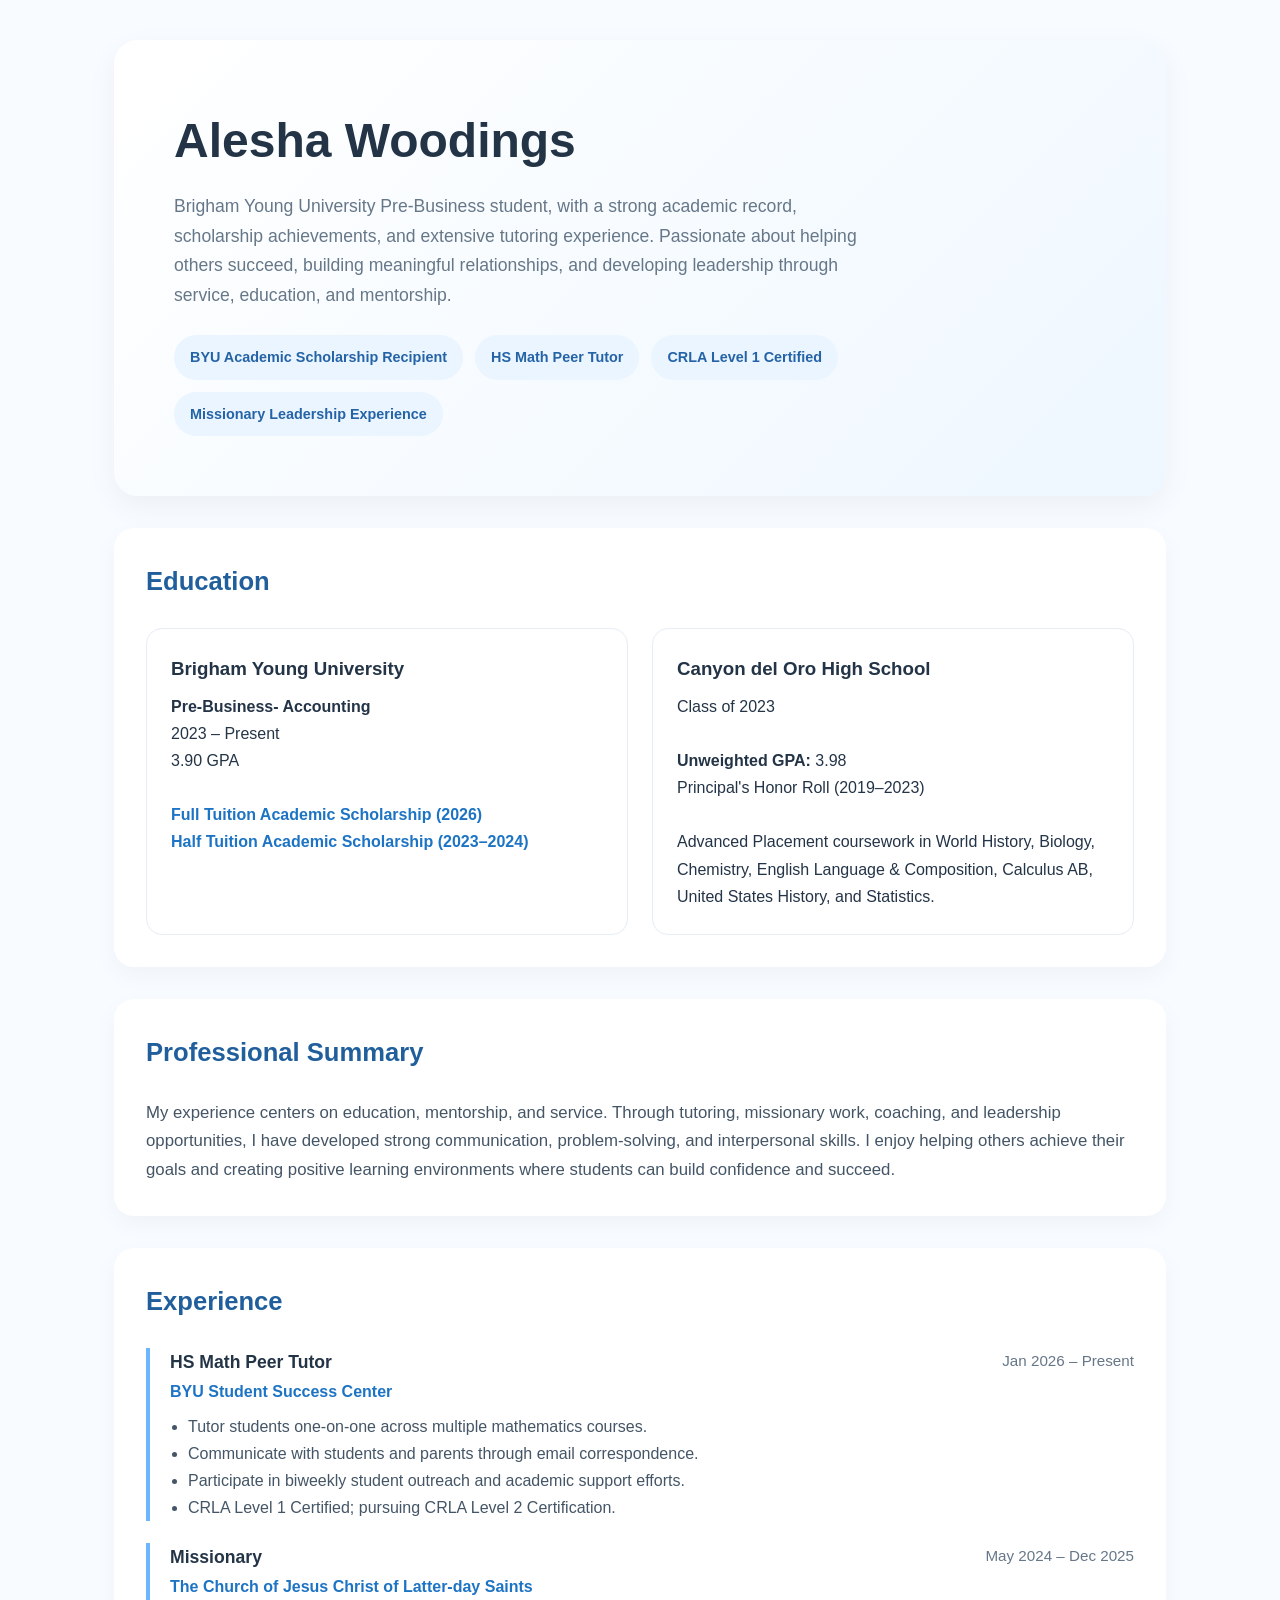
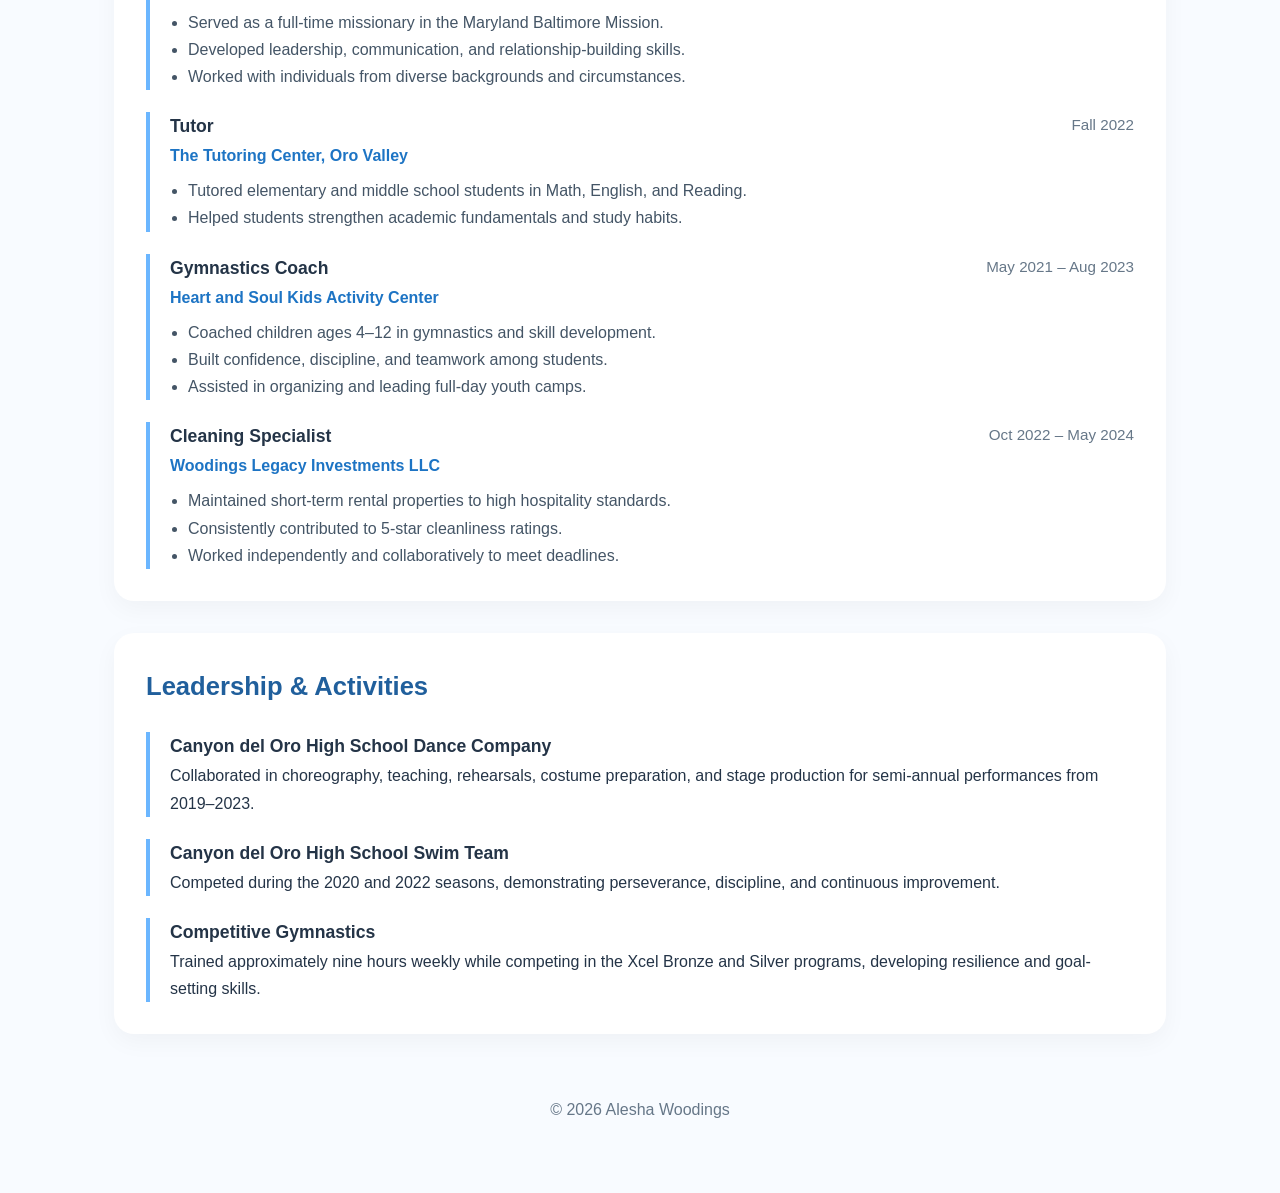
<file: pages/resume.html>
<!DOCTYPE html>
<html lang="en">
<head>
<meta charset="UTF-8">
<meta name="viewport" content="width=device-width, initial-scale=1.0">
<title>Alesha Woodings | Resume</title>

<style>
:root{
    --primary:#6bb6ff;
    --primary-light:#eaf5ff;
    --text:#243447;
    --muted:#667788;
    --border:#e5edf5;
    --background:#f8fbff;
    --white:#ffffff;
}

*{
    margin:0;
    padding:0;
    box-sizing:border-box;
}

body{
    font-family: "Segoe UI", Arial, sans-serif;
    background:var(--background);
    color:var(--text);
    line-height:1.7;
}

.container{
    max-width:1100px;
    margin:auto;
    padding:40px 24px;
}

.hero{
    background:linear-gradient(135deg, #ffffff, #eef7ff);
    border-radius:24px;
    padding:60px;
    margin-bottom:32px;
    box-shadow:0 10px 30px rgba(0,0,0,.05);
}

.hero h1{
    font-size:3rem;
    font-weight:700;
    margin-bottom:10px;
}

.hero p{
    font-size:1.1rem;
    color:var(--muted);
    max-width:700px;
}

.badges{
    display:flex;
    flex-wrap:wrap;
    gap:12px;
    margin-top:24px;
}

.badge{
    background:var(--primary-light);
    color:#2563a7;
    padding:10px 16px;
    border-radius:999px;
    font-weight:600;
    font-size:.9rem;
}

.section{
    margin-bottom:32px;
}

.card{
    background:var(--white);
    border-radius:20px;
    padding:32px;
    box-shadow:0 8px 25px rgba(0,0,0,.04);
}

.section-title{
    font-size:1.6rem;
    margin-bottom:24px;
    color:#205f9c;
}

.education-grid{
    display:grid;
    grid-template-columns:1fr 1fr;
    gap:24px;
}

.education-item{
    border:1px solid var(--border);
    border-radius:16px;
    padding:24px;
}

.education-item h3{
    margin-bottom:8px;
}

.highlight{
    color:#1d74c4;
    font-weight:600;
}

.timeline{
    display:flex;
    flex-direction:column;
    gap:22px;
}

.job{
    border-left:4px solid var(--primary);
    padding-left:20px;
}

.job-header{
    display:flex;
    justify-content:space-between;
    flex-wrap:wrap;
    gap:8px;
    margin-bottom:8px;
}

.job-title{
    font-size:1.1rem;
    font-weight:700;
}

.job-company{
    color:#1d74c4;
    font-weight:600;
}

.date{
    color:var(--muted);
    font-size:.95rem;
}

.job ul{
    padding-left:18px;
    color:#445566;
}

.about{
    font-size:1.05rem;
    color:#445566;
}

.footer{
    text-align:center;
    color:var(--muted);
    padding:30px 0;
}

@media (max-width:768px){

    .hero{
        padding:40px 28px;
    }

    .hero h1{
        font-size:2.2rem;
    }

    .education-grid{
        grid-template-columns:1fr;
    }

    .job-header{
        flex-direction:column;
    }
}
</style>
</head>
<body>

<div class="container">

    <section class="hero">
        <h1>Alesha Woodings</h1>

        <p>
            Brigham Young University Pre-Business student, with a strong academic record,
            scholarship achievements, and extensive tutoring experience. Passionate about
            helping others succeed, building meaningful relationships, and developing
            leadership through service, education, and mentorship.
        </p>

        <div class="badges">
            <div class="badge">BYU Academic Scholarship Recipient</div>
            <div class="badge">HS Math Peer Tutor</div>
            <div class="badge">CRLA Level 1 Certified</div>
            <div class="badge">Missionary Leadership Experience</div>
        </div>
    </section>

    <section class="section">
        <div class="card">
            <h2 class="section-title">Education</h2>

            <div class="education-grid">

                <div class="education-item">
                    <h3>Brigham Young University</h3>
                    <p><strong>Pre-Business- Accounting</strong></p>
                    <p>2023 – Present</p>
                    <p>3.90 GPA</p>

                    <br>

                    <p class="highlight">
                        Full Tuition Academic Scholarship (2026)
                    </p>

                    <p class="highlight">
                        Half Tuition Academic Scholarship (2023–2024)
                    </p>
                </div>

                <div class="education-item">
                    <h3>Canyon del Oro High School</h3>
                    <p>Class of 2023</p>

                    <br>

                    <p><strong>Unweighted GPA:</strong> 3.98</p>
                    <p>Principal's Honor Roll (2019–2023)</p>

                    <br>

                    <p>
                        Advanced Placement coursework in World History,
                        Biology, Chemistry, English Language & Composition,
                        Calculus AB, United States History, and Statistics.
                    </p>
                </div>

            </div>
        </div>
    </section>

    <section class="section">
        <div class="card">
            <h2 class="section-title">Professional Summary</h2>

            <p class="about">
                My experience centers on education, mentorship, and service. Through tutoring,
                missionary work, coaching, and leadership opportunities, I have developed strong
                communication, problem-solving, and interpersonal skills. I enjoy helping others
                achieve their goals and creating positive learning environments where students can
                build confidence and succeed.
            </p>
        </div>
    </section>

    <section class="section">
        <div class="card">
            <h2 class="section-title">Experience</h2>

            <div class="timeline">

                <div class="job">
                    <div class="job-header">
                        <div>
                            <div class="job-title">HS Math Peer Tutor</div>
                            <div class="job-company">BYU Student Success Center</div>
                        </div>
                        <div class="date">Jan 2026 – Present</div>
                    </div>

                    <ul>
                        <li>Tutor students one-on-one across multiple mathematics courses.</li>
                        <li>Communicate with students and parents through email correspondence.</li>
                        <li>Participate in biweekly student outreach and academic support efforts.</li>
                        <li>CRLA Level 1 Certified; pursuing CRLA Level 2 Certification.</li>
                    </ul>
                </div>

                <div class="job">
                    <div class="job-header">
                        <div>
                            <div class="job-title">Missionary</div>
                            <div class="job-company">The Church of Jesus Christ of Latter-day Saints</div>
                        </div>
                        <div class="date">May 2024 – Dec 2025</div>
                    </div>

                    <ul>
                        <li>Served as a full-time missionary in the Maryland Baltimore Mission.</li>
                        <li>Developed leadership, communication, and relationship-building skills.</li>
                        <li>Worked with individuals from diverse backgrounds and circumstances.</li>
                    </ul>
                </div>

                <div class="job">
                    <div class="job-header">
                        <div>
                            <div class="job-title">Tutor</div>
                            <div class="job-company">The Tutoring Center, Oro Valley</div>
                        </div>
                        <div class="date">Fall 2022</div>
                    </div>

                    <ul>
                        <li>Tutored elementary and middle school students in Math, English, and Reading.</li>
                        <li>Helped students strengthen academic fundamentals and study habits.</li>
                    </ul>
                </div>

                <div class="job">
                    <div class="job-header">
                        <div>
                            <div class="job-title">Gymnastics Coach</div>
                            <div class="job-company">Heart and Soul Kids Activity Center</div>
                        </div>
                        <div class="date">May 2021 – Aug 2023</div>
                    </div>

                    <ul>
                        <li>Coached children ages 4–12 in gymnastics and skill development.</li>
                        <li>Built confidence, discipline, and teamwork among students.</li>
                        <li>Assisted in organizing and leading full-day youth camps.</li>
                    </ul>
                </div>

                <div class="job">
                    <div class="job-header">
                        <div>
                            <div class="job-title">Cleaning Specialist</div>
                            <div class="job-company">Woodings Legacy Investments LLC</div>
                        </div>
                        <div class="date">Oct 2022 – May 2024</div>
                    </div>

                    <ul>
                        <li>Maintained short-term rental properties to high hospitality standards.</li>
                        <li>Consistently contributed to 5-star cleanliness ratings.</li>
                        <li>Worked independently and collaboratively to meet deadlines.</li>
                    </ul>
                </div>

            </div>
        </div>
    </section>

    <section class="section">
        <div class="card">
            <h2 class="section-title">Leadership & Activities</h2>

            <div class="timeline">

                <div class="job">
                    <div class="job-title">Canyon del Oro High School Dance Company</div>
                    <p>
                        Collaborated in choreography, teaching, rehearsals, costume preparation,
                        and stage production for semi-annual performances from 2019–2023.
                    </p>
                </div>

                <div class="job">
                    <div class="job-title">Canyon del Oro High School Swim Team</div>
                    <p>
                        Competed during the 2020 and 2022 seasons, demonstrating perseverance,
                        discipline, and continuous improvement.
                    </p>
                </div>

                <div class="job">
                    <div class="job-title">Competitive Gymnastics</div>
                    <p>
                        Trained approximately nine hours weekly while competing in the Xcel
                        Bronze and Silver programs, developing resilience and goal-setting skills.
                    </p>
                </div>

            </div>
        </div>
    </section>

    <div class="footer">
        © 2026 Alesha Woodings
    </div>

</div>

</body>
</html>
</file>
